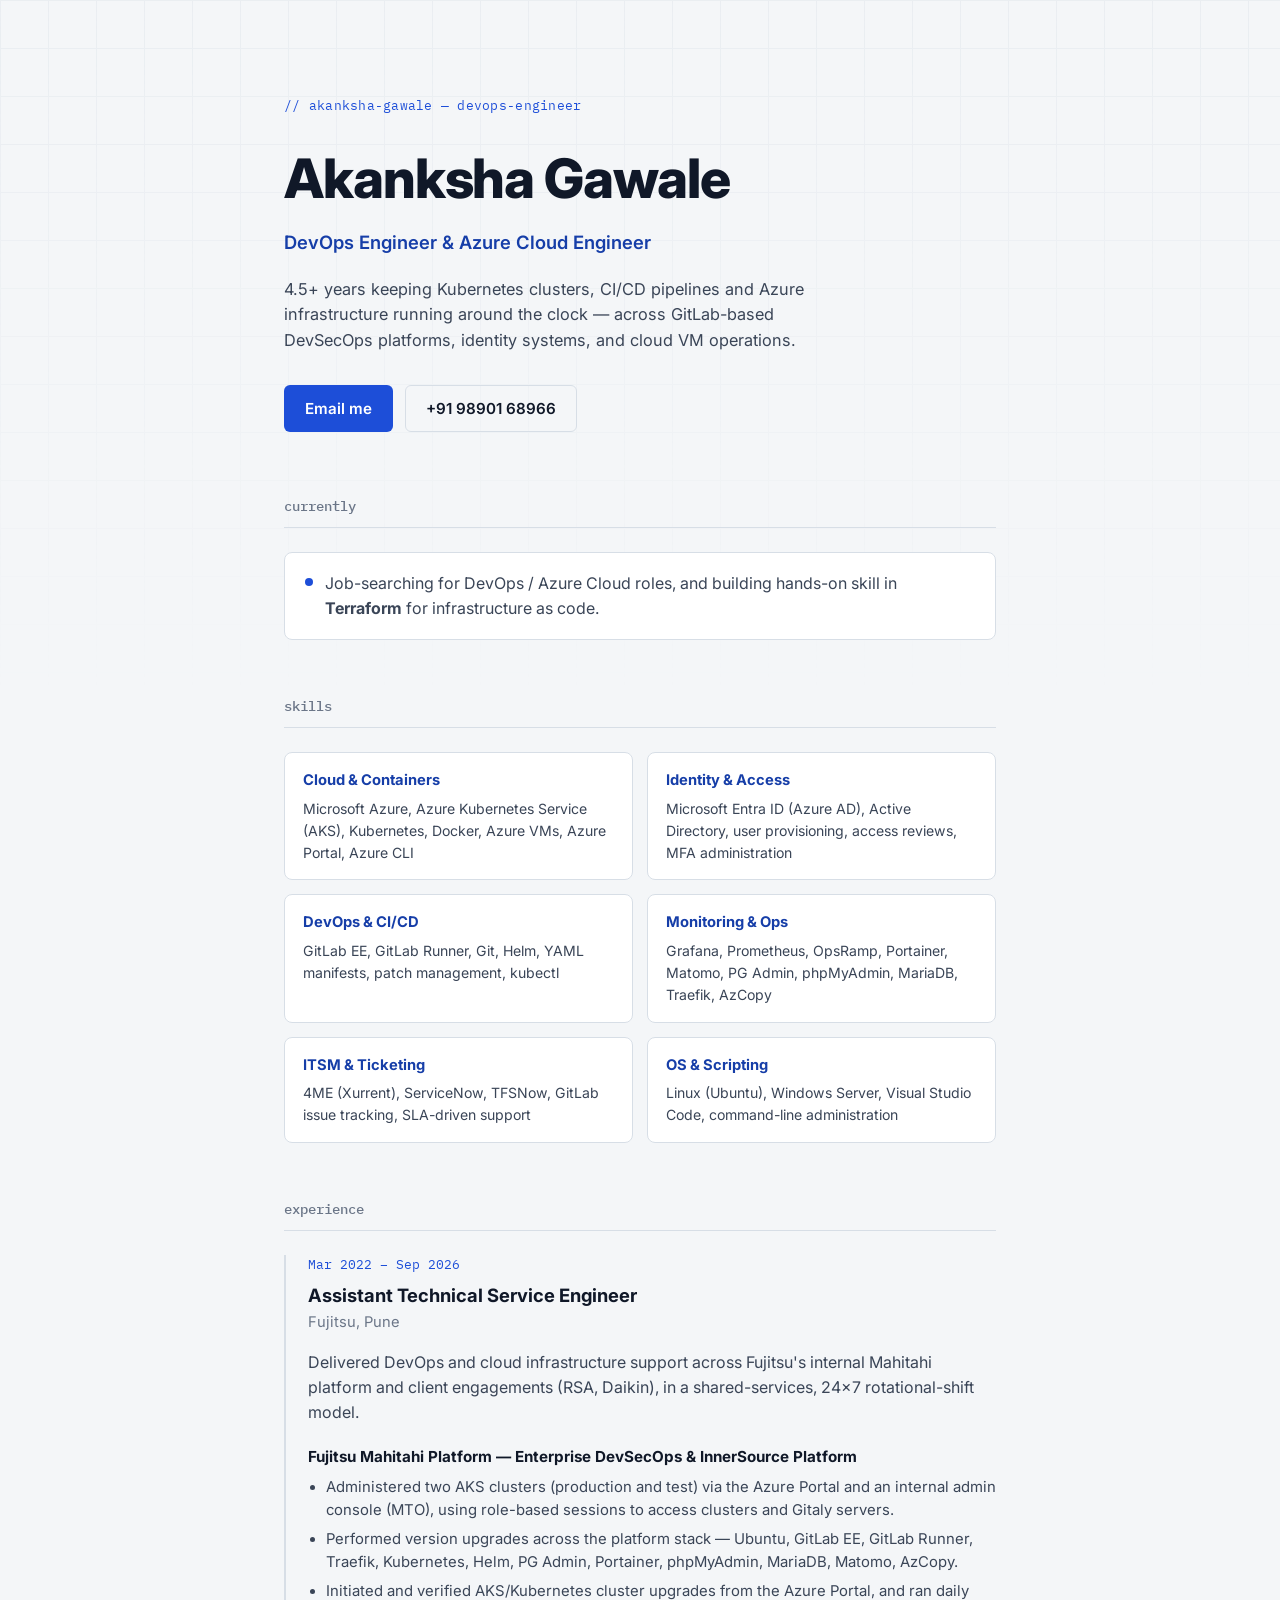
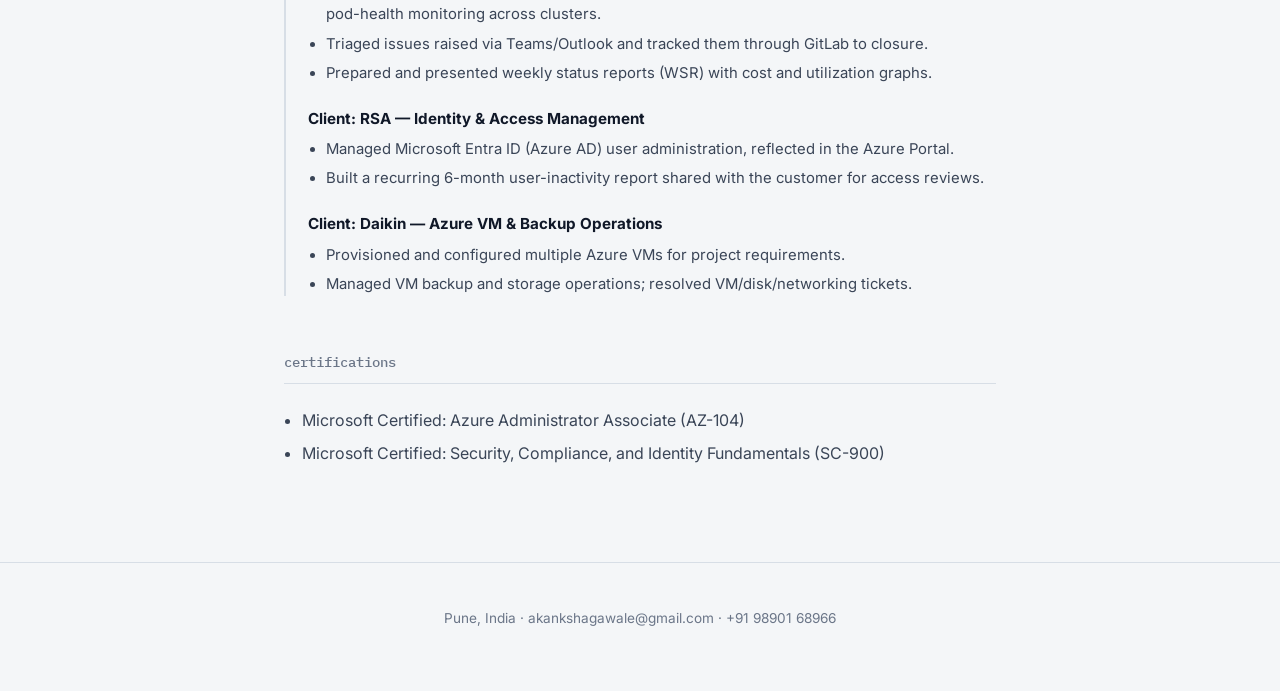
<file: index.html>
<!DOCTYPE html>
<html lang="en">
<head>
<meta charset="UTF-8" />
<meta name="viewport" content="width=device-width, initial-scale=1" />
<title>Akanksha Gawale — DevOps &amp; Azure Cloud Engineer</title>
<link rel="preconnect" href="https://fonts.googleapis.com">
<link rel="preconnect" href="https://fonts.gstatic.com" crossorigin>
<link href="https://fonts.googleapis.com/css2?family=IBM+Plex+Mono:wght@400;500;600&family=Inter:wght@400;500;600;700;800&display=swap" rel="stylesheet">
<link rel="stylesheet" href="style.css" />
</head>
<body>

  <div class="grid-overlay" aria-hidden="true"></div>

  <header class="hero">
    <div class="hero-inner">
      <p class="kicker">// akanksha-gawale — devops-engineer</p>
      <h1>Akanksha Gawale</h1>
      <p class="role">DevOps Engineer &amp; Azure Cloud Engineer</p>
      <p class="tagline">4.5+ years keeping Kubernetes clusters, CI/CD pipelines and Azure infrastructure
        running around the clock — across GitLab-based DevSecOps platforms, identity systems, and
        cloud VM operations.</p>
      <div class="hero-links">
        <a href="mailto:akankshagawale@gmail.com" class="btn btn-primary">Email me</a>
        <a href="tel:+919890168966" class="btn btn-ghost">+91 98901 68966</a>
      </div>
    </div>
  </header>

  <main>

    <section class="section" id="now">
      <h2 class="section-title">Currently</h2>
      <div class="now-card">
        <span class="dot" aria-hidden="true"></span>
        <p>Job-searching for DevOps / Azure Cloud roles, and building hands-on skill in
          <strong>Terraform</strong> for infrastructure as code.</p>
      </div>
    </section>

    <section class="section" id="skills">
      <h2 class="section-title">Skills</h2>
      <div class="skills-grid">

        <div class="skill-card">
          <h3>Cloud &amp; Containers</h3>
          <p>Microsoft Azure, Azure Kubernetes Service (AKS), Kubernetes, Docker, Azure VMs, Azure Portal, Azure CLI</p>
        </div>

        <div class="skill-card">
          <h3>Identity &amp; Access</h3>
          <p>Microsoft Entra ID (Azure AD), Active Directory, user provisioning, access reviews, MFA administration</p>
        </div>

        <div class="skill-card">
          <h3>DevOps &amp; CI/CD</h3>
          <p>GitLab EE, GitLab Runner, Git, Helm, YAML manifests, patch management, kubectl</p>
        </div>

        <div class="skill-card">
          <h3>Monitoring &amp; Ops</h3>
          <p>Grafana, Prometheus, OpsRamp, Portainer, Matomo, PG Admin, phpMyAdmin, MariaDB, Traefik, AzCopy</p>
        </div>

        <div class="skill-card">
          <h3>ITSM &amp; Ticketing</h3>
          <p>4ME (Xurrent), ServiceNow, TFSNow, GitLab issue tracking, SLA-driven support</p>
        </div>

        <div class="skill-card">
          <h3>OS &amp; Scripting</h3>
          <p>Linux (Ubuntu), Windows Server, Visual Studio Code, command-line administration</p>
        </div>

      </div>
    </section>

    <section class="section" id="experience">
      <h2 class="section-title">Experience</h2>

      <div class="timeline">
        <div class="timeline-item">
          <p class="timeline-date">Mar 2022 – Sep 2026</p>
          <h3>Assistant Technical Service Engineer</h3>
          <p class="timeline-org">Fujitsu, Pune</p>
          <p class="timeline-desc">Delivered DevOps and cloud infrastructure support across Fujitsu's
            internal Mahitahi platform and client engagements (RSA, Daikin), in a shared-services,
            24x7 rotational-shift model.</p>

          <div class="timeline-block">
            <h4>Fujitsu Mahitahi Platform — Enterprise DevSecOps &amp; InnerSource Platform</h4>
            <ul>
              <li>Administered two AKS clusters (production and test) via the Azure Portal and an
                internal admin console (MTO), using role-based sessions to access clusters and
                Gitaly servers.</li>
              <li>Performed version upgrades across the platform stack — Ubuntu, GitLab EE, GitLab
                Runner, Traefik, Kubernetes, Helm, PG Admin, Portainer, phpMyAdmin, MariaDB, Matomo,
                AzCopy.</li>
              <li>Initiated and verified AKS/Kubernetes cluster upgrades from the Azure Portal, and
                ran daily pod-health monitoring across clusters.</li>
              <li>Triaged issues raised via Teams/Outlook and tracked them through GitLab to closure.</li>
              <li>Prepared and presented weekly status reports (WSR) with cost and utilization graphs.</li>
            </ul>
          </div>

          <div class="timeline-block">
            <h4>Client: RSA — Identity &amp; Access Management</h4>
            <ul>
              <li>Managed Microsoft Entra ID (Azure AD) user administration, reflected in the Azure Portal.</li>
              <li>Built a recurring 6-month user-inactivity report shared with the customer for access reviews.</li>
            </ul>
          </div>

          <div class="timeline-block">
            <h4>Client: Daikin — Azure VM &amp; Backup Operations</h4>
            <ul>
              <li>Provisioned and configured multiple Azure VMs for project requirements.</li>
              <li>Managed VM backup and storage operations; resolved VM/disk/networking tickets.</li>
            </ul>
          </div>
        </div>
      </div>
    </section>

    <section class="section" id="certifications">
      <h2 class="section-title">Certifications</h2>
      <ul class="cert-list">
        <li>Microsoft Certified: Azure Administrator Associate (AZ-104)</li>
        <li>Microsoft Certified: Security, Compliance, and Identity Fundamentals (SC-900)</li>
      </ul>
    </section>

  </main>

  <footer class="footer">
    <p>Pune, India · akankshagawale@gmail.com · +91 98901 68966</p>
  </footer>

<script src="script.js"></script>
</body>
</html>
</file>
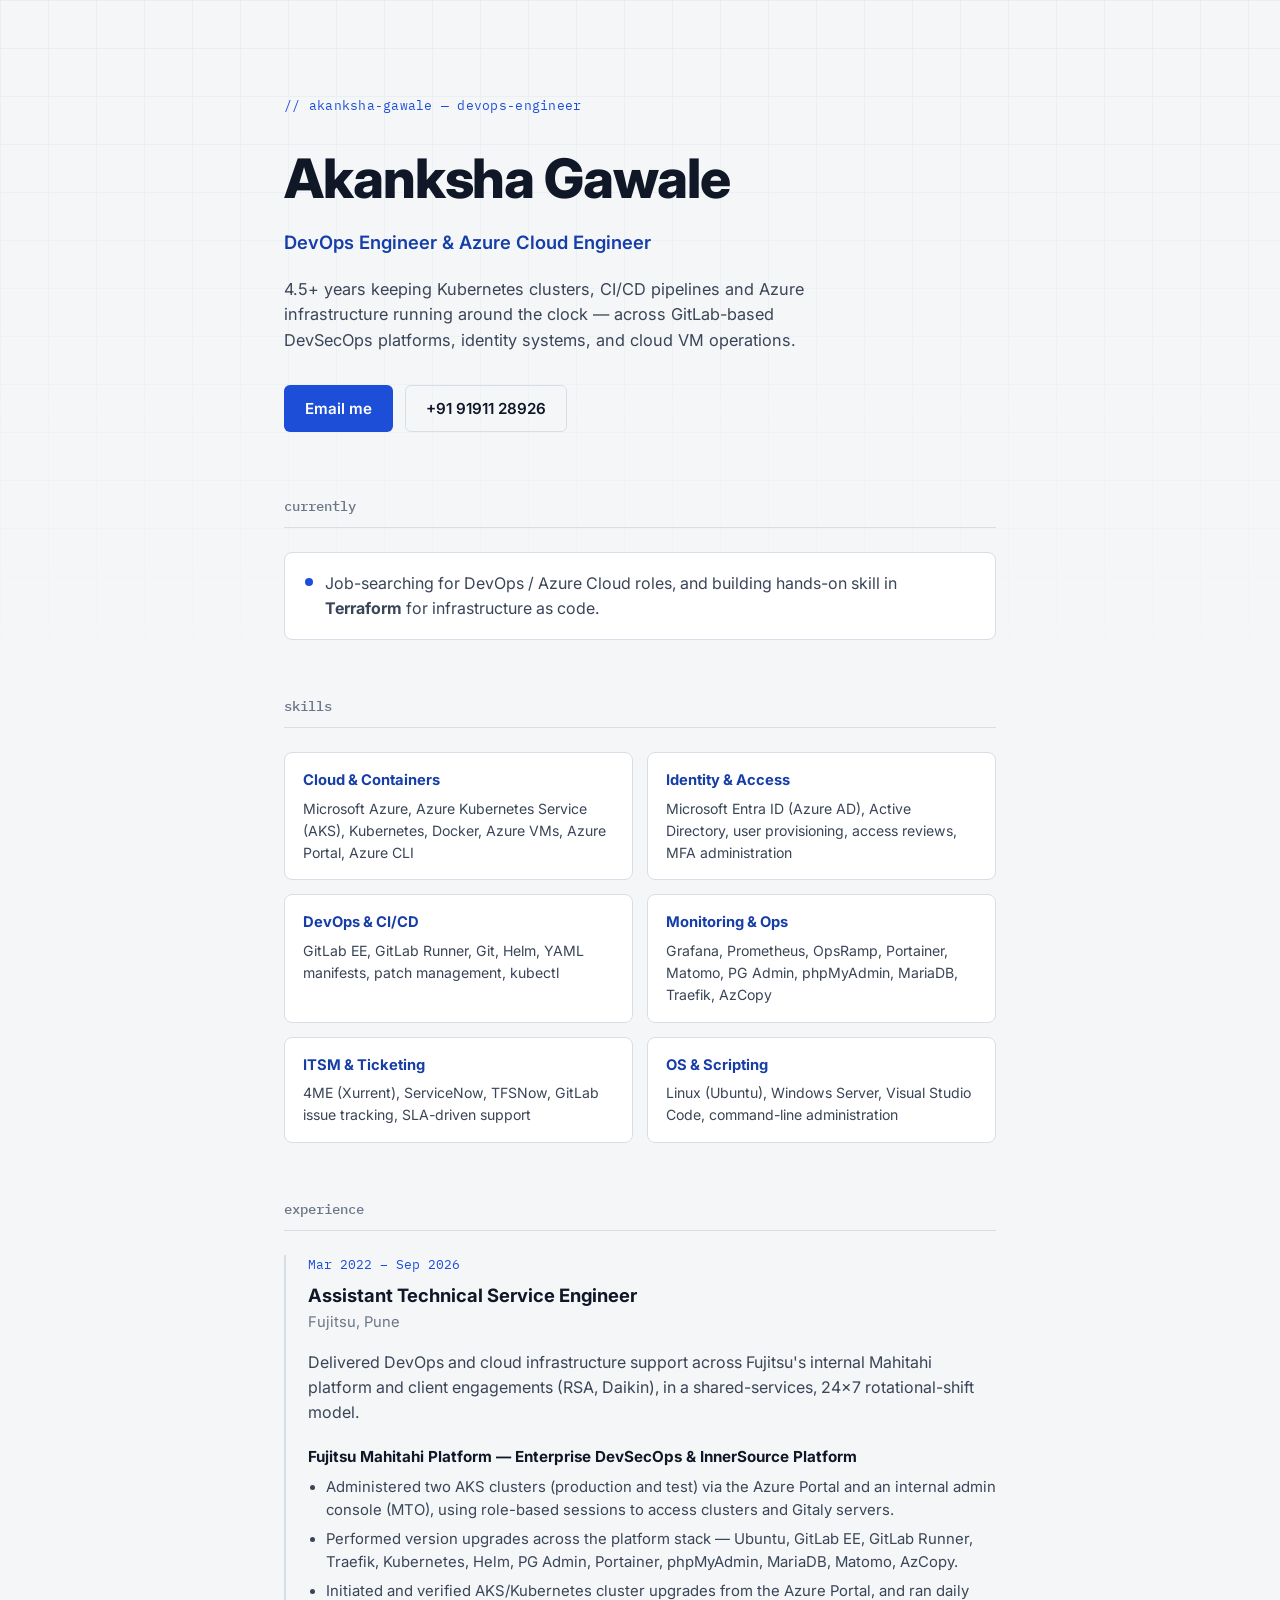
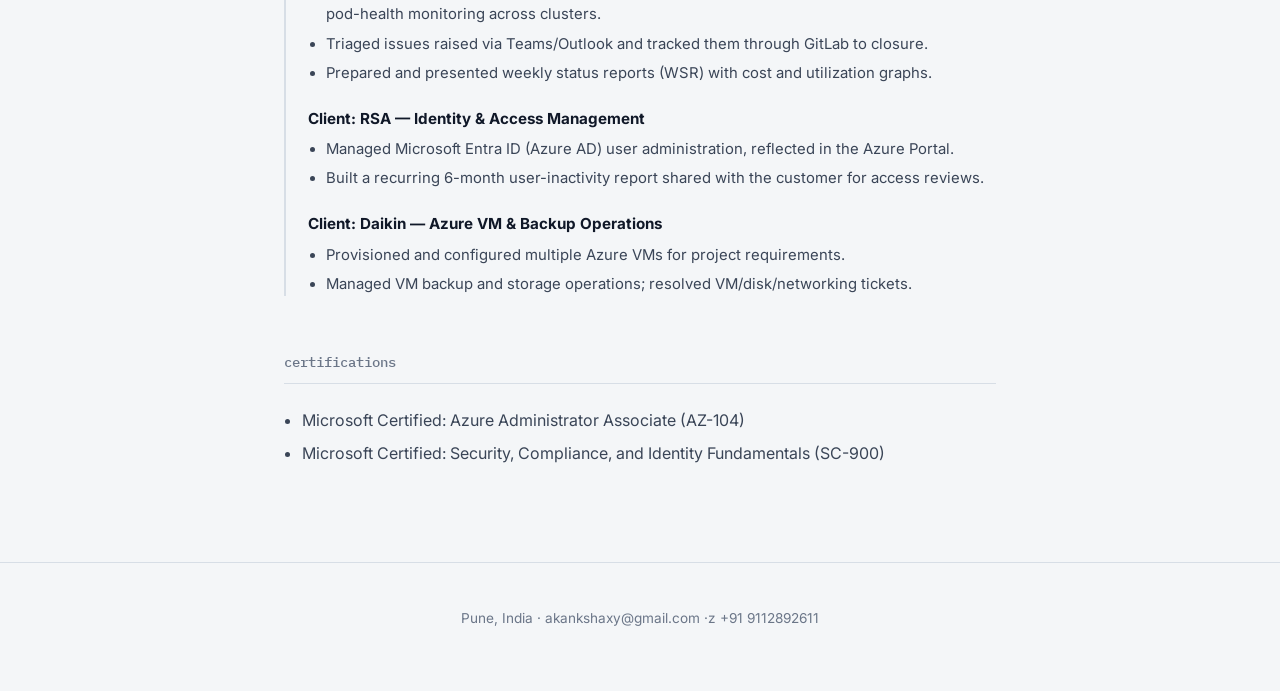
<file: files/index.html>
<!DOCTYPE html>
<html lang="en">
<head>
<meta charset="UTF-8" />
<meta name="viewport" content="width=device-width, initial-scale=1" />
<title>Akanksha Gawale — DevOps &amp; Azure Cloud Engineer</title>
<link rel="preconnect" href="https://fonts.googleapis.com">
<link rel="preconnect" href="https://fonts.gstatic.com" crossorigin>
<link href="https://fonts.googleapis.com/css2?family=IBM+Plex+Mono:wght@400;500;600&family=Inter:wght@400;500;600;700;800&display=swap" rel="stylesheet">
<link rel="stylesheet" href="style.css" />
</head>
<body>

  <div class="grid-overlay" aria-hidden="true"></div>

  <header class="hero">
    <div class="hero-inner">
      <p class="kicker">// akanksha-gawale — devops-engineer</p>
      <h1>Akanksha Gawale</h1>
      <p class="role">DevOps Engineer &amp; Azure Cloud Engineer</p>
      <p class="tagline">4.5+ years keeping Kubernetes clusters, CI/CD pipelines and Azure infrastructure
        running around the clock — across GitLab-based DevSecOps platforms, identity systems, and
        cloud VM operations.</p>
      <div class="hero-links">
        <a href="mailto:akankshaxyz@gmail.com" class="btn btn-primary">Email me</a>
        <a href="tel:+919890168966" class="btn btn-ghost">+91 91911 28926</a>
      </div>
    </div>
  </header>

  <main>

    <section class="section" id="now">
      <h2 class="section-title">Currently</h2>
      <div class="now-card">
        <span class="dot" aria-hidden="true"></span>
        <p>Job-searching for DevOps / Azure Cloud roles, and building hands-on skill in
          <strong>Terraform</strong> for infrastructure as code.</p>
      </div>
    </section>

    <section class="section" id="skills">
      <h2 class="section-title">Skills</h2>
      <div class="skills-grid">

        <div class="skill-card">
          <h3>Cloud &amp; Containers</h3>
          <p>Microsoft Azure, Azure Kubernetes Service (AKS), Kubernetes, Docker, Azure VMs, Azure Portal, Azure CLI</p>
        </div>

        <div class="skill-card">
          <h3>Identity &amp; Access</h3>
          <p>Microsoft Entra ID (Azure AD), Active Directory, user provisioning, access reviews, MFA administration</p>
        </div>

        <div class="skill-card">
          <h3>DevOps &amp; CI/CD</h3>
          <p>GitLab EE, GitLab Runner, Git, Helm, YAML manifests, patch management, kubectl</p>
        </div>

        <div class="skill-card">
          <h3>Monitoring &amp; Ops</h3>
          <p>Grafana, Prometheus, OpsRamp, Portainer, Matomo, PG Admin, phpMyAdmin, MariaDB, Traefik, AzCopy</p>
        </div>

        <div class="skill-card">
          <h3>ITSM &amp; Ticketing</h3>
          <p>4ME (Xurrent), ServiceNow, TFSNow, GitLab issue tracking, SLA-driven support</p>
        </div>

        <div class="skill-card">
          <h3>OS &amp; Scripting</h3>
          <p>Linux (Ubuntu), Windows Server, Visual Studio Code, command-line administration</p>
        </div>

      </div>
    </section>

    <section class="section" id="experience">
      <h2 class="section-title">Experience</h2>

      <div class="timeline">
        <div class="timeline-item">
          <p class="timeline-date">Mar 2022 – Sep 2026</p>
          <h3>Assistant Technical Service Engineer</h3>
          <p class="timeline-org">Fujitsu, Pune</p>
          <p class="timeline-desc">Delivered DevOps and cloud infrastructure support across Fujitsu's
            internal Mahitahi platform and client engagements (RSA, Daikin), in a shared-services,
            24x7 rotational-shift model.</p>

          <div class="timeline-block">
            <h4>Fujitsu Mahitahi Platform — Enterprise DevSecOps &amp; InnerSource Platform</h4>
            <ul>
              <li>Administered two AKS clusters (production and test) via the Azure Portal and an
                internal admin console (MTO), using role-based sessions to access clusters and
                Gitaly servers.</li>
              <li>Performed version upgrades across the platform stack — Ubuntu, GitLab EE, GitLab
                Runner, Traefik, Kubernetes, Helm, PG Admin, Portainer, phpMyAdmin, MariaDB, Matomo,
                AzCopy.</li>
              <li>Initiated and verified AKS/Kubernetes cluster upgrades from the Azure Portal, and
                ran daily pod-health monitoring across clusters.</li>
              <li>Triaged issues raised via Teams/Outlook and tracked them through GitLab to closure.</li>
              <li>Prepared and presented weekly status reports (WSR) with cost and utilization graphs.</li>
            </ul>
          </div>

          <div class="timeline-block">
            <h4>Client: RSA — Identity &amp; Access Management</h4>
            <ul>
              <li>Managed Microsoft Entra ID (Azure AD) user administration, reflected in the Azure Portal.</li>
              <li>Built a recurring 6-month user-inactivity report shared with the customer for access reviews.</li>
            </ul>
          </div>

          <div class="timeline-block">
            <h4>Client: Daikin — Azure VM &amp; Backup Operations</h4>
            <ul>
              <li>Provisioned and configured multiple Azure VMs for project requirements.</li>
              <li>Managed VM backup and storage operations; resolved VM/disk/networking tickets.</li>
            </ul>
          </div>
        </div>
      </div>
    </section>

    <section class="section" id="certifications">
      <h2 class="section-title">Certifications</h2>
      <ul class="cert-list">
        <li>Microsoft Certified: Azure Administrator Associate (AZ-104)</li>
        <li>Microsoft Certified: Security, Compliance, and Identity Fundamentals (SC-900)</li>
      </ul>
    </section>

  </main>

  <footer class="footer">
    <p>Pune, India · akankshaxy@gmail.com ·z +91 9112892611</p>
  </footer>

<script src="script.js"></script>
</body>
</html>
</file>
<file: style.css>
:root {
  --ink: #101828;
  --ink-soft: #3a4557;
  --muted: #6b7688;
  --paper: #F4F6F8;
  --surface: #FFFFFF;
  --line: #D7DEE6;
  --azure: #1D4ED8;
  --azure-deep: #163ea8;
  --mono: 'IBM Plex Mono', monospace;
  --sans: 'Inter', -apple-system, BlinkMacSystemFont, sans-serif;
}

* { box-sizing: border-box; }

html { scroll-behavior: smooth; }

body {
  margin: 0;
  font-family: var(--sans);
  color: var(--ink);
  background: var(--paper);
  line-height: 1.55;
}

@media (prefers-reduced-motion: reduce) {
  html { scroll-behavior: auto; }
}

/* faint blueprint grid, fixed behind everything */
.grid-overlay {
  position: fixed;
  inset: 0;
  pointer-events: none;
  z-index: 0;
  background-image:
    linear-gradient(var(--line) 1px, transparent 1px),
    linear-gradient(90deg, var(--line) 1px, transparent 1px);
  background-size: 48px 48px;
  opacity: 0.35;
  mask-image: linear-gradient(to bottom, black, transparent 700px);
}

.hero, main, .footer { position: relative; z-index: 1; }

.hero {
  padding: 96px 24px 64px;
  max-width: 760px;
  margin: 0 auto;
}

.kicker {
  font-family: var(--mono);
  font-size: 13px;
  color: var(--azure);
  margin: 0 0 20px;
  letter-spacing: 0.02em;
}

.hero h1 {
  font-size: clamp(2.4rem, 5vw, 3.4rem);
  font-weight: 800;
  margin: 0 0 8px;
  letter-spacing: -0.02em;
  color: var(--ink);
}

.role {
  font-size: 1.15rem;
  font-weight: 600;
  color: var(--azure-deep);
  margin: 0 0 20px;
}

.tagline {
  max-width: 58ch;
  color: var(--ink-soft);
  font-size: 1.02rem;
  margin: 0 0 32px;
}

.hero-links { display: flex; gap: 12px; flex-wrap: wrap; }

.btn {
  display: inline-block;
  padding: 11px 20px;
  border-radius: 6px;
  font-weight: 600;
  font-size: 0.95rem;
  text-decoration: none;
  border: 1px solid transparent;
  transition: transform 0.15s ease, background 0.15s ease;
}
.btn:hover { transform: translateY(-1px); }

.btn-primary {
  background: var(--azure);
  color: #fff;
}
.btn-primary:hover { background: var(--azure-deep); }

.btn-ghost {
  background: transparent;
  color: var(--ink);
  border-color: var(--line);
}
.btn-ghost:hover { border-color: var(--azure); color: var(--azure-deep); }

main {
  max-width: 760px;
  margin: 0 auto;
  padding: 0 24px 40px;
}

.section { margin-bottom: 56px; }

.section-title {
  font-size: 0.85rem;
  font-family: var(--mono);
  font-weight: 500;
  color: var(--muted);
  text-transform: lowercase;
  border-bottom: 1px solid var(--line);
  padding-bottom: 10px;
  margin: 0 0 24px;
}

.now-card {
  display: flex;
  gap: 12px;
  align-items: flex-start;
  background: var(--surface);
  border: 1px solid var(--line);
  border-radius: 8px;
  padding: 18px 20px;
}
.now-card p { margin: 0; color: var(--ink-soft); }
.dot {
  width: 8px; height: 8px;
  border-radius: 50%;
  background: var(--azure);
  margin-top: 7px;
  flex-shrink: 0;
}

.skills-grid {
  display: grid;
  grid-template-columns: repeat(2, 1fr);
  gap: 14px;
}
@media (max-width: 560px) {
  .skills-grid { grid-template-columns: 1fr; }
}

.skill-card {
  background: var(--surface);
  border: 1px solid var(--line);
  border-radius: 8px;
  padding: 16px 18px;
}
.skill-card h3 {
  margin: 0 0 6px;
  font-size: 0.92rem;
  color: var(--azure-deep);
}
.skill-card p {
  margin: 0;
  font-size: 0.88rem;
  color: var(--ink-soft);
}

.timeline-item {
  border-left: 2px solid var(--line);
  padding-left: 22px;
}
.timeline-date {
  font-family: var(--mono);
  font-size: 0.8rem;
  color: var(--azure);
  margin: 0 0 6px;
}
.timeline-item h3 {
  margin: 0 0 2px;
  font-size: 1.15rem;
}
.timeline-org {
  margin: 0 0 16px;
  color: var(--muted);
  font-size: 0.92rem;
}
.timeline-desc {
  color: var(--ink-soft);
  margin: 0 0 20px;
}
.timeline-block { margin-bottom: 22px; }
.timeline-block h4 {
  font-size: 0.95rem;
  margin: 0 0 8px;
  color: var(--ink);
}
.timeline-block ul {
  margin: 0;
  padding-left: 18px;
  color: var(--ink-soft);
}
.timeline-block li { margin-bottom: 6px; font-size: 0.93rem; }

.cert-list {
  padding-left: 18px;
  color: var(--ink-soft);
  margin: 0;
}
.cert-list li { margin-bottom: 8px; }

.footer {
  text-align: center;
  padding: 32px 24px 48px;
  color: var(--muted);
  font-size: 0.85rem;
  border-top: 1px solid var(--line);
}
</file>
<file: files/style.css>
:root {
  --ink: #101828;
  --ink-soft: #3a4557;
  --muted: #6b7688;
  --paper: #F4F6F8;
  --surface: #FFFFFF;
  --line: #D7DEE6;
  --azure: #1D4ED8;
  --azure-deep: #163ea8;
  --mono: 'IBM Plex Mono', monospace;
  --sans: 'Inter', -apple-system, BlinkMacSystemFont, sans-serif;
}

* { box-sizing: border-box; }

html { scroll-behavior: smooth; }

body {
  margin: 0;
  font-family: var(--sans);
  color: var(--ink);
  background: var(--paper);
  line-height: 1.55;
}

@media (prefers-reduced-motion: reduce) {
  html { scroll-behavior: auto; }
}

/* faint blueprint grid, fixed behind everything */
.grid-overlay {
  position: fixed;
  inset: 0;
  pointer-events: none;
  z-index: 0;
  background-image:
    linear-gradient(var(--line) 1px, transparent 1px),
    linear-gradient(90deg, var(--line) 1px, transparent 1px);
  background-size: 48px 48px;
  opacity: 0.35;
  mask-image: linear-gradient(to bottom, black, transparent 700px);
}

.hero, main, .footer { position: relative; z-index: 1; }

.hero {
  padding: 96px 24px 64px;
  max-width: 760px;
  margin: 0 auto;
}

.kicker {
  font-family: var(--mono);
  font-size: 13px;
  color: var(--azure);
  margin: 0 0 20px;
  letter-spacing: 0.02em;
}

.hero h1 {
  font-size: clamp(2.4rem, 5vw, 3.4rem);
  font-weight: 800;
  margin: 0 0 8px;
  letter-spacing: -0.02em;
  color: var(--ink);
}

.role {
  font-size: 1.15rem;
  font-weight: 600;
  color: var(--azure-deep);
  margin: 0 0 20px;
}

.tagline {
  max-width: 58ch;
  color: var(--ink-soft);
  font-size: 1.02rem;
  margin: 0 0 32px;
}

.hero-links { display: flex; gap: 12px; flex-wrap: wrap; }

.btn {
  display: inline-block;
  padding: 11px 20px;
  border-radius: 6px;
  font-weight: 600;
  font-size: 0.95rem;
  text-decoration: none;
  border: 1px solid transparent;
  transition: transform 0.15s ease, background 0.15s ease;
}
.btn:hover { transform: translateY(-1px); }

.btn-primary {
  background: var(--azure);
  color: #fff;
}
.btn-primary:hover { background: var(--azure-deep); }

.btn-ghost {
  background: transparent;
  color: var(--ink);
  border-color: var(--line);
}
.btn-ghost:hover { border-color: var(--azure); color: var(--azure-deep); }

main {
  max-width: 760px;
  margin: 0 auto;
  padding: 0 24px 40px;
}

.section { margin-bottom: 56px; }

.section-title {
  font-size: 0.85rem;
  font-family: var(--mono);
  font-weight: 500;
  color: var(--muted);
  text-transform: lowercase;
  border-bottom: 1px solid var(--line);
  padding-bottom: 10px;
  margin: 0 0 24px;
}

.now-card {
  display: flex;
  gap: 12px;
  align-items: flex-start;
  background: var(--surface);
  border: 1px solid var(--line);
  border-radius: 8px;
  padding: 18px 20px;
}
.now-card p { margin: 0; color: var(--ink-soft); }
.dot {
  width: 8px; height: 8px;
  border-radius: 50%;
  background: var(--azure);
  margin-top: 7px;
  flex-shrink: 0;
}

.skills-grid {
  display: grid;
  grid-template-columns: repeat(2, 1fr);
  gap: 14px;
}
@media (max-width: 560px) {
  .skills-grid { grid-template-columns: 1fr; }
}

.skill-card {
  background: var(--surface);
  border: 1px solid var(--line);
  border-radius: 8px;
  padding: 16px 18px;
}
.skill-card h3 {
  margin: 0 0 6px;
  font-size: 0.92rem;
  color: var(--azure-deep);
}
.skill-card p {
  margin: 0;
  font-size: 0.88rem;
  color: var(--ink-soft);
}

.timeline-item {
  border-left: 2px solid var(--line);
  padding-left: 22px;
}
.timeline-date {
  font-family: var(--mono);
  font-size: 0.8rem;
  color: var(--azure);
  margin: 0 0 6px;
}
.timeline-item h3 {
  margin: 0 0 2px;
  font-size: 1.15rem;
}
.timeline-org {
  margin: 0 0 16px;
  color: var(--muted);
  font-size: 0.92rem;
}
.timeline-desc {
  color: var(--ink-soft);
  margin: 0 0 20px;
}
.timeline-block { margin-bottom: 22px; }
.timeline-block h4 {
  font-size: 0.95rem;
  margin: 0 0 8px;
  color: var(--ink);
}
.timeline-block ul {
  margin: 0;
  padding-left: 18px;
  color: var(--ink-soft);
}
.timeline-block li { margin-bottom: 6px; font-size: 0.93rem; }

.cert-list {
  padding-left: 18px;
  color: var(--ink-soft);
  margin: 0;
}
.cert-list li { margin-bottom: 8px; }

.footer {
  text-align: center;
  padding: 32px 24px 48px;
  color: var(--muted);
  font-size: 0.85rem;
  border-top: 1px solid var(--line);
}
</file>
